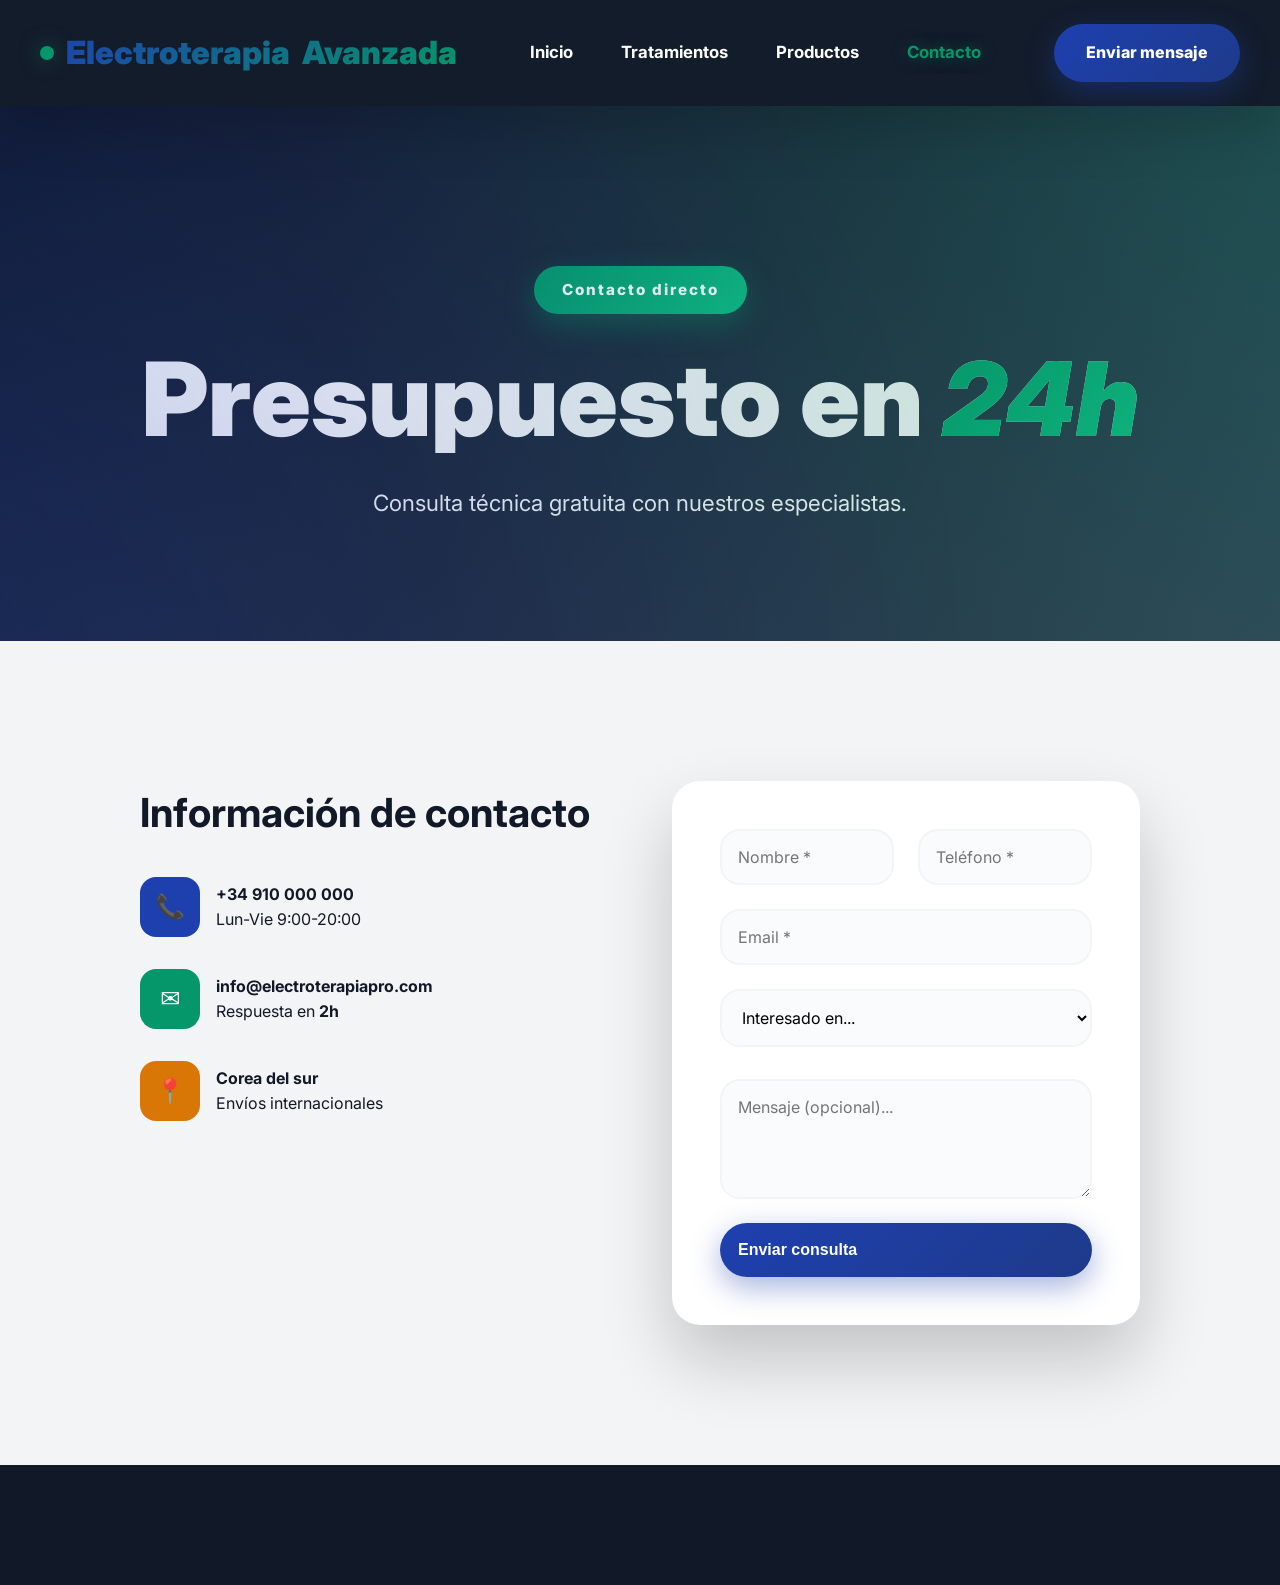
<file: Contactos.html>
<html lang="es">
<head>
    <meta charset="UTF-8">
    <meta name="viewport" content="width=device-width, initial-scale=1.0">
    <title>Contacto - Electroterapia Avanzada</title>
    <link rel="stylesheet" href="contacto.css">
</head>
<body>
    <header class="header">
        <nav class="nav container">
            <a href="index.html" class="logo">
                <span class="logo-dot"></span>
                Electroterapia<span style="color: var(--primary);">Avanzada</span>
            </a>
            <ul class="nav-links">
                <li><a href="Inicio.html">Inicio</a></li>
                <li><a href="tratamientos.html">Tratamientos</a></li>
                <li><a href="productos.html">Productos</a></li>
                <li><a href="Contactos.html" class="active">Contacto</a></li>
            </ul>
            <a href="#form" class="btn btn-primary">Enviar mensaje</a>
        </nav>
    </header>

    <section class="hero">
        <div class="container">
            <span class="overline">Contacto directo</span>
            <h1 class="hero-title">Presupuesto en <em>24h</em></h1>
            <p class="hero-subtitle">Consulta técnica gratuita con nuestros especialistas.</p>
        </div>
    </section>

    <section class="section">
        <div class="container">
            <div style="display: grid; grid-template-columns: 1fr 1fr; gap: 4rem; max-width: 1000px; margin: 0 auto;">
                <div>
                    <h2 style="font-size: 2.5rem; margin-bottom: 2rem;">Información de contacto</h2>
                    <div style="display: flex; flex-direction: column; gap: 2rem;">
                        <div style="display: flex; align-items: center; gap: 1rem;">
                            <div style="width: 60px; height: 60px; background: var(--primary); border-radius: 16px; display: flex; align-items: center; justify-content: center; color: white; font-size: 1.5rem;">📞</div>
                            <div>
                                <h4>+34 910 000 000</h4>
                                <p>Lun-Vie 9:00-20:00</p>
                            </div>
                        </div>
                        <div style="display: flex; align-items: center; gap: 1rem;">
                            <div style="width: 60px; height: 60px; background: var(--secondary); border-radius: 16px; display: flex; align-items: center; justify-content: center; color: white; font-size: 1.5rem;">✉️</div>
                            <div>
                                <h4>info@electroterapiapro.com</h4>
                                <p>Respuesta en <strong>2h</strong></p>
                            </div>
                        </div>
                        <div style="display: flex; align-items: center; gap: 1rem;">
                            <div style="width: 60px; height: 60px; background: var(--accent); border-radius: 16px; display: flex; align-items: center; justify-content: center; color: white; font-size: 1.5rem;">📍</div>
                            <div>
                                <h4>Corea del sur</h4>
                                <p>Envíos internacionales </p>
                            </div>
                        </div>
                    </div>
                </div>
                <div>
                    <form id="form" style="background: white; padding: 3rem; border-radius: var(--radius-lg); box-shadow: var(--shadow-lg);">
                        <div style="display: grid; grid-template-columns: 1fr 1fr; gap: 1.5rem; margin-bottom: 1.5rem;">
                            <input type="text" placeholder="Nombre *" style="padding: 16px; border: 2px solid var(--light); border-radius: var(--radius); font-size: 1rem;">
                            <input type="tel" placeholder="Teléfono *" style="padding: 16px; border: 2px solid var(--light); border-radius: var(--radius); font-size: 1rem;">
                        </div>
                        <div style="margin-bottom: 1.5rem;">
                            <input type="email" placeholder="Email *" style="width: 100%; padding: 16px; border: 2px solid var(--light); border-radius: var(--radius); font-size: 1rem;">
                        </div>
                        <div style="margin-bottom: 2rem;">
                            <select style="width: 100%; padding: 16px; border: 2px solid var(--light); border-radius: var(--radius); font-size: 1rem;">
                                <option>Interesado en...</option>
                                <option>BrainStim Pro (281.462€)</option>
                                <option>Optimus Pro (213.773€)</option>
                                <option>Salus-Talent Pro (195.433€)</option>
                                <option>Presupuesto comparativo</option>
                            </select>
                        </div>
                        <textarea placeholder="Mensaje (opcional)..." rows="4" style="width: 100%; padding: 16px; border: 2px solid var(--light); border-radius: var(--radius); font-size: 1rem; font-family: inherit; resize: vertical;"></textarea>
                        <button type="submit" class="btn btn-primary" style="width: 100%; margin-top: 1.5rem; padding: 18px;">Enviar consulta</button>
                    </form>
                </div>
            </div>
        </div>
    </section>

    <footer class="footer">
    </footer>
</body>
</html>
</file>
<file: contacto.css>
@import url('https://fonts.googleapis.com/css2?family=Inter:wght@400;500;600;700;800;900&display=swap');

* { margin: 0; padding: 0; box-sizing: border-box; }

:root {
    --primary: #1E40AF;
    --primary-d: #1E3A8A;
    --secondary: #059669;
    --accent: #D97706;
    --dark: #111827;
    --gray: #4B5563;
    --light: #F3F4F6;
    --white: #FFFFFF;
    --shadow: 0 25px 50px rgba(0,0,0,0.15);
    --shadow-lg: 0 35px 70px rgba(0,0,0,0.2);
    --radius: 20px;
    --radius-lg: 28px;
}

body {
    font-family: 'Inter', system-ui, sans-serif;
    line-height: 1.6;
    color: var(--dark);
    background: var(--light);
}

.container { max-width: 1200px; margin: 0 auto; padding: 0 20px; }

.header {
    position: sticky;
    top: 0;
    background: rgba(15, 24, 39, 0.98);
    backdrop-filter: blur(25px);
    z-index: 100;
    box-shadow: var(--shadow);
}

.nav {
    display: flex;
    justify-content: space-between;
    align-items: center;
    padding: 1.5rem 0;
}

.logo {
    font-size: 2rem;
    font-weight: 900;
    background: linear-gradient(135deg, var(--primary), var(--secondary));
    -webkit-background-clip: text;
    -webkit-text-fill-color: transparent;
    background-clip: text;
    text-decoration: none;
    display: flex;
    align-items: center;
    gap: 12px;
}

.logo-dot { 
    width: 14px; 
    height: 14px; 
    background: var(--secondary); 
    border-radius: 50%;
    box-shadow: 0 0 20px rgba(5, 150, 105, 0.5);
}

.nav-links {
    display: flex;
    list-style: none;
    gap: 3rem;
}

.nav-links a {
    color: white;
    text-decoration: none;
    font-weight: 700;
    font-size: 1.05rem;
    position: relative;
    transition: all 0.3s;
    padding: 8px 0;
}

.nav-links a.active,
.nav-links a:hover { 
    color: var(--secondary);
    text-shadow: 0 0 15px rgba(5, 150, 105, 0.5);
}

.btn {
    padding: 16px 32px;
    border-radius: 50px;
    text-decoration: none;
    font-weight: 800;
    font-size: 1rem;
    display: inline-flex;
    align-items: center;
    gap: 10px;
    transition: all 0.4s cubic-bezier(0.25,0.46,0.45,0.94);
    border: none;
    cursor: pointer;
    position: relative;
    overflow: hidden;
}

.btn-primary {
    background: linear-gradient(135deg, var(--primary), var(--primary-d));
    color: white;
    box-shadow: 0 10px 30px rgba(30, 64, 175, 0.4);
}

.btn-primary:hover {
    transform: translateY(-4px) scale(1.05);
    box-shadow: 0 20px 50px rgba(30, 64, 175, 0.6);
}

.hero {
    padding: 160px 0 120px;
    text-align: center;
    position: relative;
    background: linear-gradient(135deg, #0f172a 0%, #1e293b 50%, #334155 100%);
    overflow: hidden;
}

.hero::before {
    content: '';
    position: absolute;
    top: -50%;
    left: -50%;
    width: 200%;
    height: 200%;
    background: 
        radial-gradient(circle at 20% 80%, rgba(30,64,175,0.3) 0%, transparent 50%),
        radial-gradient(circle at 80% 20%, rgba(5,150,105,0.3) 0%, transparent 50%);
    animation: rotate 20s linear infinite;
}

@keyframes rotate {
    0% { transform: rotate(0deg); }
    100% { transform: rotate(360deg); }
}

.overline {
    display: inline-block;
    background: linear-gradient(135deg, var(--secondary), #10b981);
    color: white;
    padding: 12px 28px;
    border-radius: 50px;
    font-size: 0.95rem;
    font-weight: 800;
    letter-spacing: 2px;
    box-shadow: 0 10px 30px rgba(5,150,105,0.4);
    margin-bottom: 2rem;
}

.hero-title {
    font-size: clamp(3.5rem, 8vw, 6.5rem);
    font-weight: 950;
    background: linear-gradient(135deg, white 0%, rgba(255,255,255,0.9) 100%);
    -webkit-background-clip: text;
    -webkit-text-fill-color: transparent;
    background-clip: text;
    margin-bottom: 2rem;
    line-height: 1.05;
}

.hero-title em { 
    background: linear-gradient(135deg, var(--secondary), #10b981);
    -webkit-background-clip: text;
    -webkit-text-fill-color: transparent;
    background-clip: text;
}

.hero-subtitle {
    font-size: 1.4rem;
    max-width: 650px;
    margin: 0 auto;
    color: rgba(255,255,255,0.95);
    font-weight: 400;
}

.section {
    padding: 140px 0;
}

.contact-grid {
    display: grid;
    grid-template-columns: 1fr 1fr;
    gap: 4rem;
    max-width: 1000px;
    margin: 0 auto 6rem;
}

.contact-info {
    display: flex;
    flex-direction: column;
    gap: 2.5rem;
}

.contact-item {
    display: flex;
    align-items: flex-start;
    gap: 1.5rem;
    padding: 2rem;
    background: white;
    border-radius: var(--radius-lg);
    box-shadow: var(--shadow);
    transition: all 0.4s;
    border: 1px solid rgba(255,255,255,0.8);
}

.contact-item:hover {
    transform: translateY(-10px);
    box-shadow: var(--shadow-lg);
    border-color: var(--primary);
}

.contact-icon {
    width: 70px;
    height: 70px;
    border-radius: 20px;
    display: flex;
    align-items: center;
    justify-content: center;
    font-size: 1.8rem;
    color: white;
    flex-shrink: 0;
    box-shadow: 0 15px 35px rgba(0,0,0,0.2);
}

.contact-icon.primary { background: linear-gradient(135deg, var(--primary), var(--primary-d)); }
.contact-icon.secondary { background: linear-gradient(135deg, var(--secondary), #10b981); }
.contact-icon.accent { background: linear-gradient(135deg, var(--accent), #f59e0b); }

.contact-details h4 {
    font-size: 1.4rem;
    font-weight: 900;
    color: var(--dark);
    margin-bottom: 0.5rem;
}

.contact-details p {
    color: var(--gray);
    font-size: 1.1rem;
    margin: 0;
    font-weight: 500;
}

.contact-details strong {
    color: var(--primary);
}

.contact-form {
    background: white;
    padding: 3.5rem;
    border-radius: var(--radius-lg);
    box-shadow: var(--shadow-lg);
    position: relative;
    overflow: hidden;
}

.contact-form::before {
    content: '';
    position: absolute;
    top: 0;
    left: 0;
    right: 0;
    height: 5px;
    background: linear-gradient(90deg, var(--primary), var(--secondary), var(--accent));
}

.form-group {
    display: grid;
    grid-template-columns: 1fr 1fr;
    gap: 1.5rem;
    margin-bottom: 1.5rem;
}

.form-group.full {
    grid-template-columns: 1fr;
}

input,
select,
textarea {
    width: 100%;
    padding: 20px;
    border: 2px solid #e5e7eb;
    border-radius: var(--radius);
    font-size: 1rem;
    font-family: 'Inter', sans-serif;
    transition: all 0.3s cubic-bezier(0.25,0.46,0.45,0.94);
    background: #fafbfc;
}

input:focus,
select:focus,
textarea:focus {
    outline: none;
    border-color: var(--primary);
    background: white;
    box-shadow: 0 0 0 4px rgba(30,64,175,0.1);
    transform: translateY(-2px);
}

textarea {
    resize: vertical;
    min-height: 120px;
}

.contact-form .btn {
    width: 100%;
    padding: 22px;
    font-size: 1.1rem;
    margin-top: 2rem;
}

/* Footer */
.footer {
    background: var(--dark);
    color: white;
    padding: 5rem 0 2.5rem;
}

.footer-grid {
    display: grid;
    grid-template-columns: repeat(auto-fit, minmax(280px, 1fr));
    gap: 3rem;
    margin-bottom: 3rem;
}

.footer h4 { 
    margin-bottom: 1.5rem; 
    font-weight: 800;
    font-size: 1.2rem;
    color: var(--secondary);
}

.footer-links {
    list-style: none;
}

.footer-links a {
    color: rgba(255,255,255,0.9);
    text-decoration: none;
    display: block;
    padding: 12px 0;
    transition: all 0.3s;
    font-weight: 500;
}

.footer-links a:hover {
    color: white;
    padding-left: 20px;
}

.footer-bottom {
    display: flex;
    justify-content: space-between;
    padding-top: 3rem;
    border-top: 1px solid rgba(255,255,255,0.1);
    font-size: 1rem;
    opacity: 0.9;
}

@media (max-width: 768px) {
    .nav-links { display: none; }
    .hero { padding: 140px 0 80px; }
    .hero-title { font-size: 3rem; }
    .contact-grid { 
        grid-template-columns: 1fr; 
        gap: 3rem; 
    }
    .contact-form { padding: 2.5rem 2rem; }
    .form-group { grid-template-columns: 1fr; }
    .footer-grid { grid-template-columns: 1fr; }
    .footer-bottom { flex-direction: column; gap: 1.5rem; }
}

@media (max-width: 480px) {
    .container { padding: 0 16px; }
}
</file>
